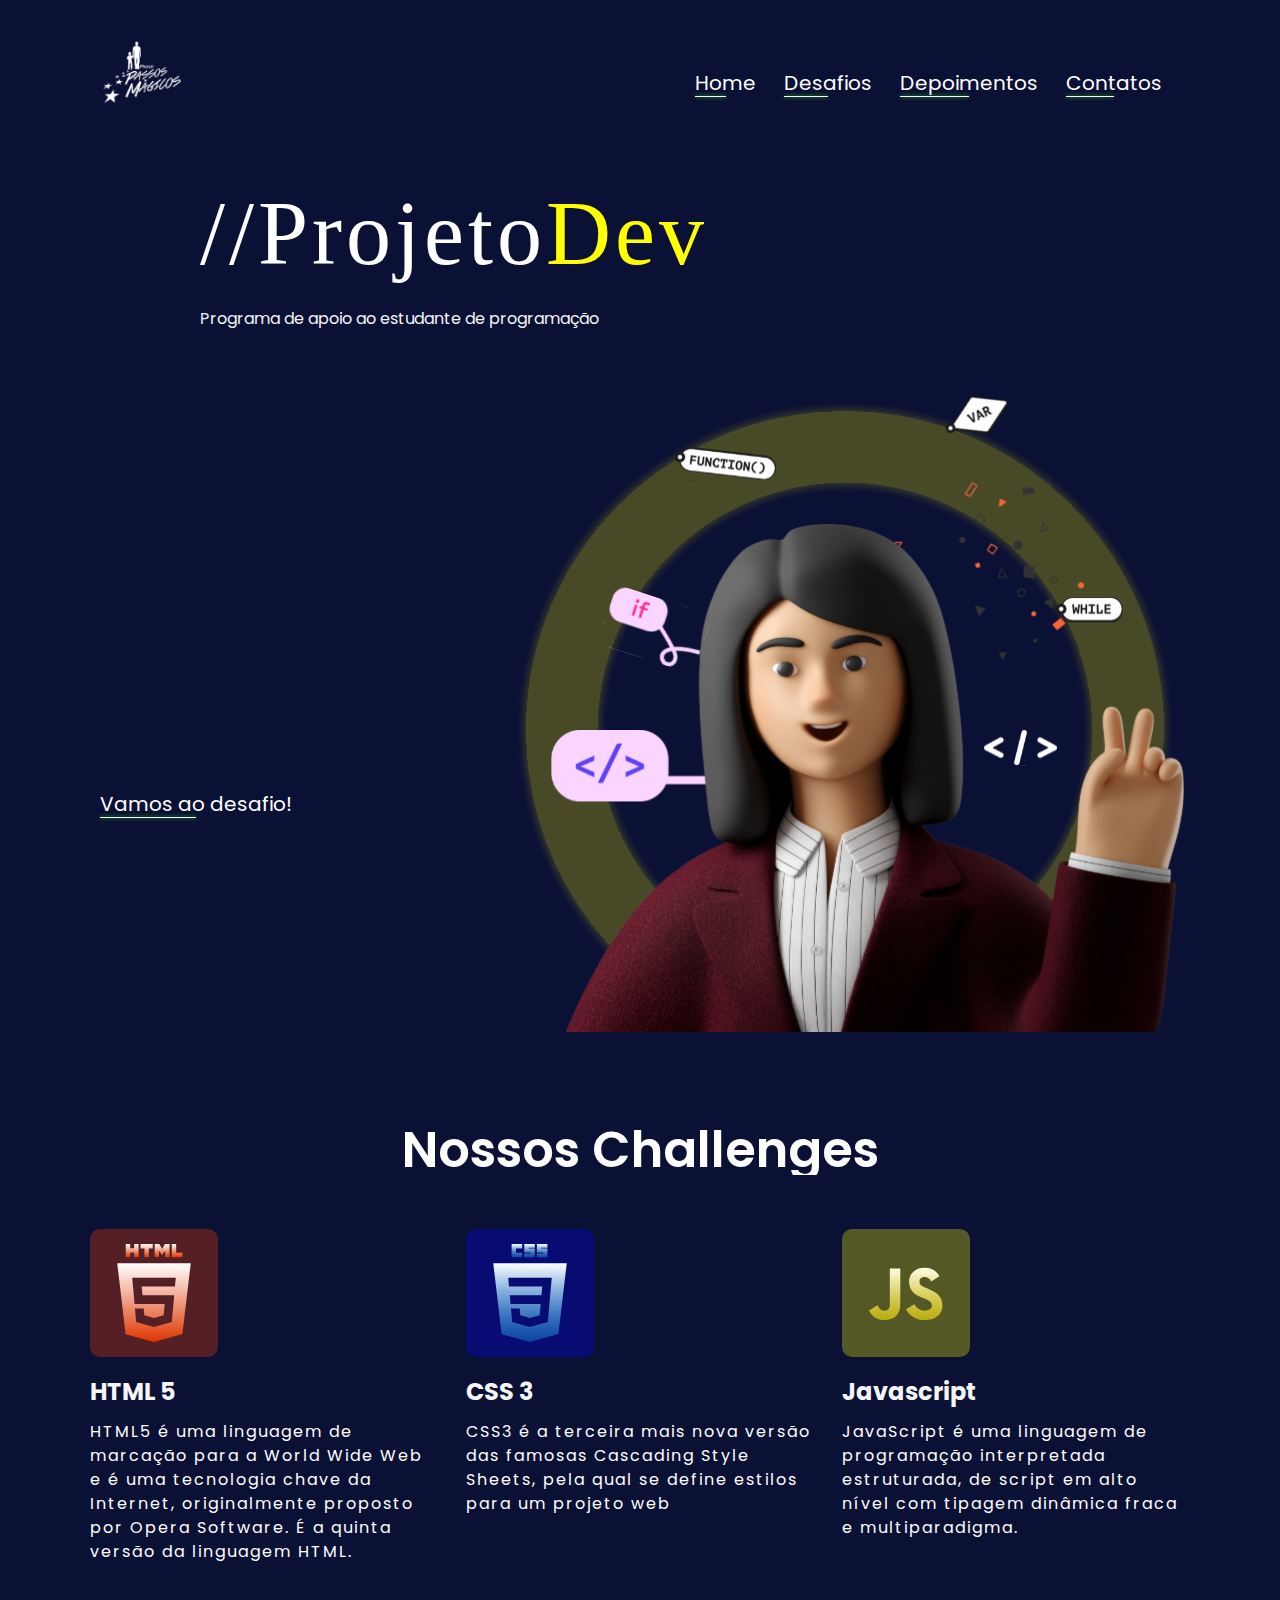
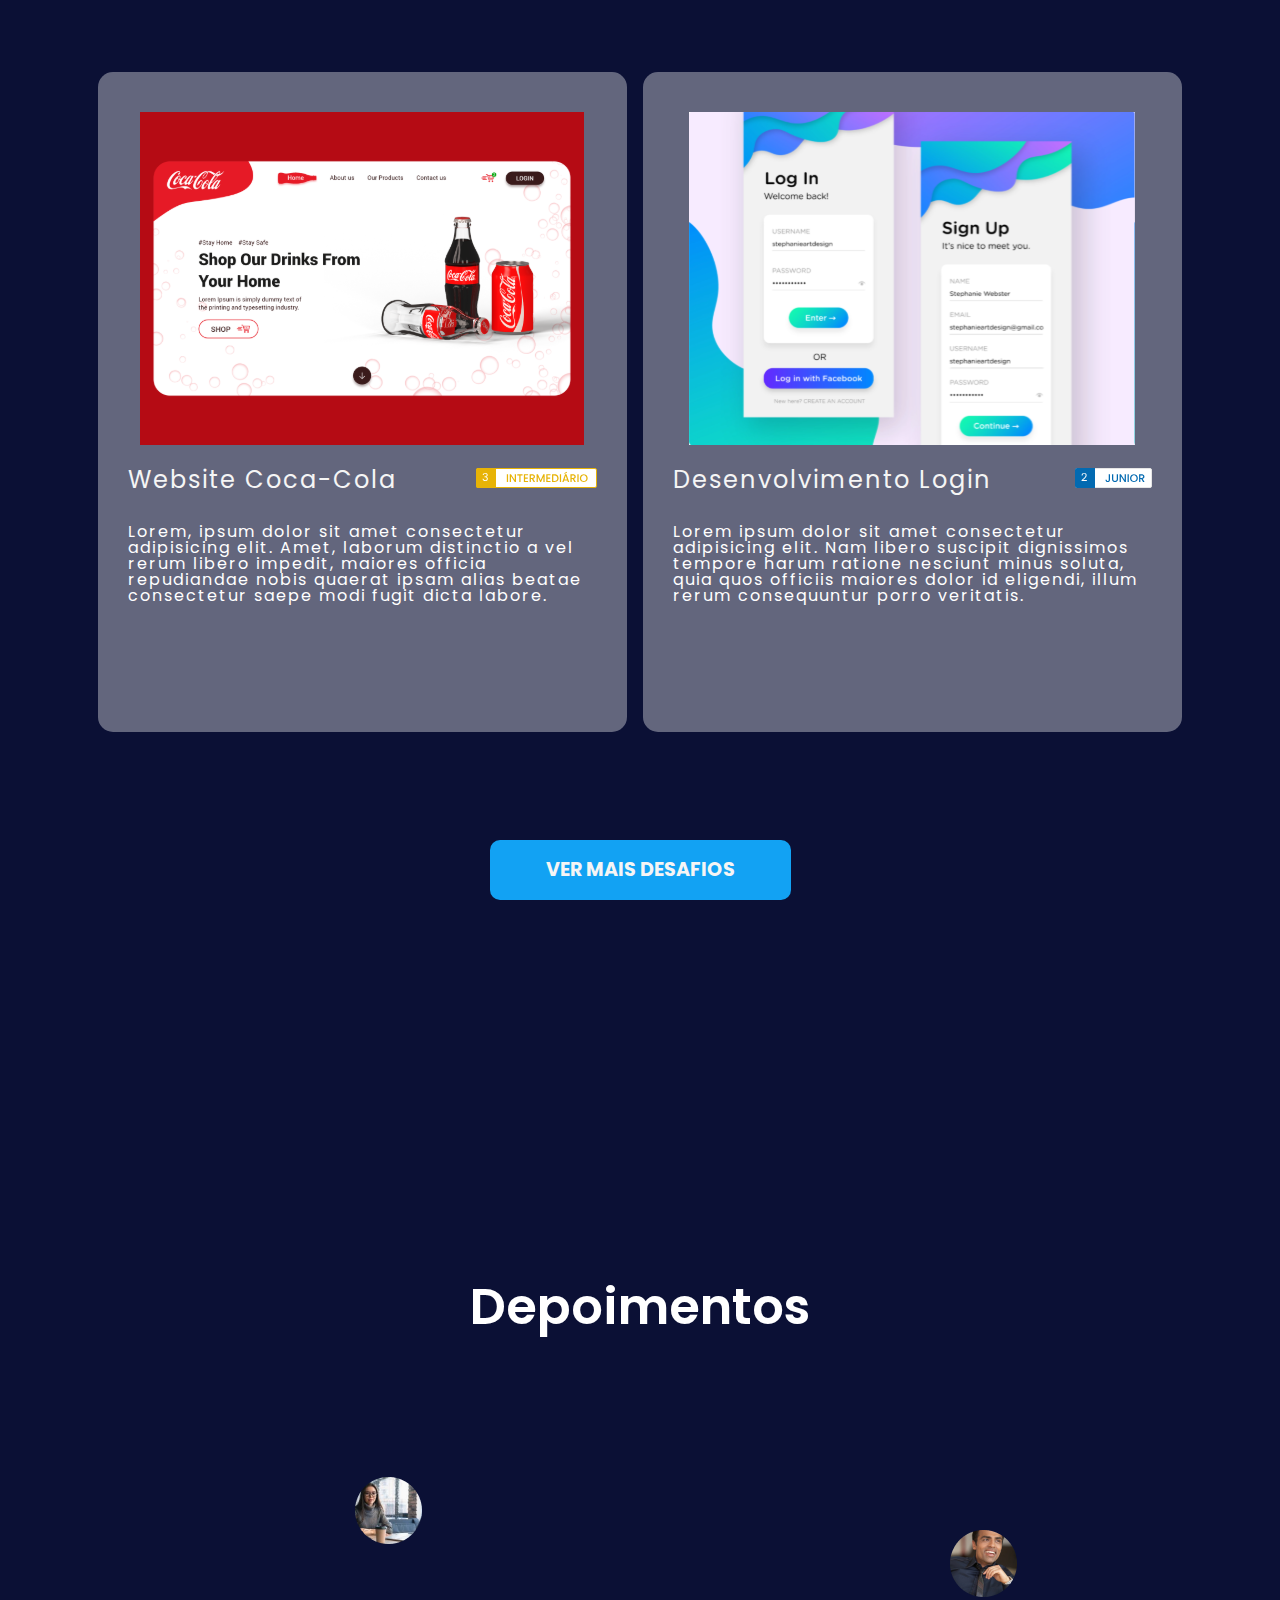
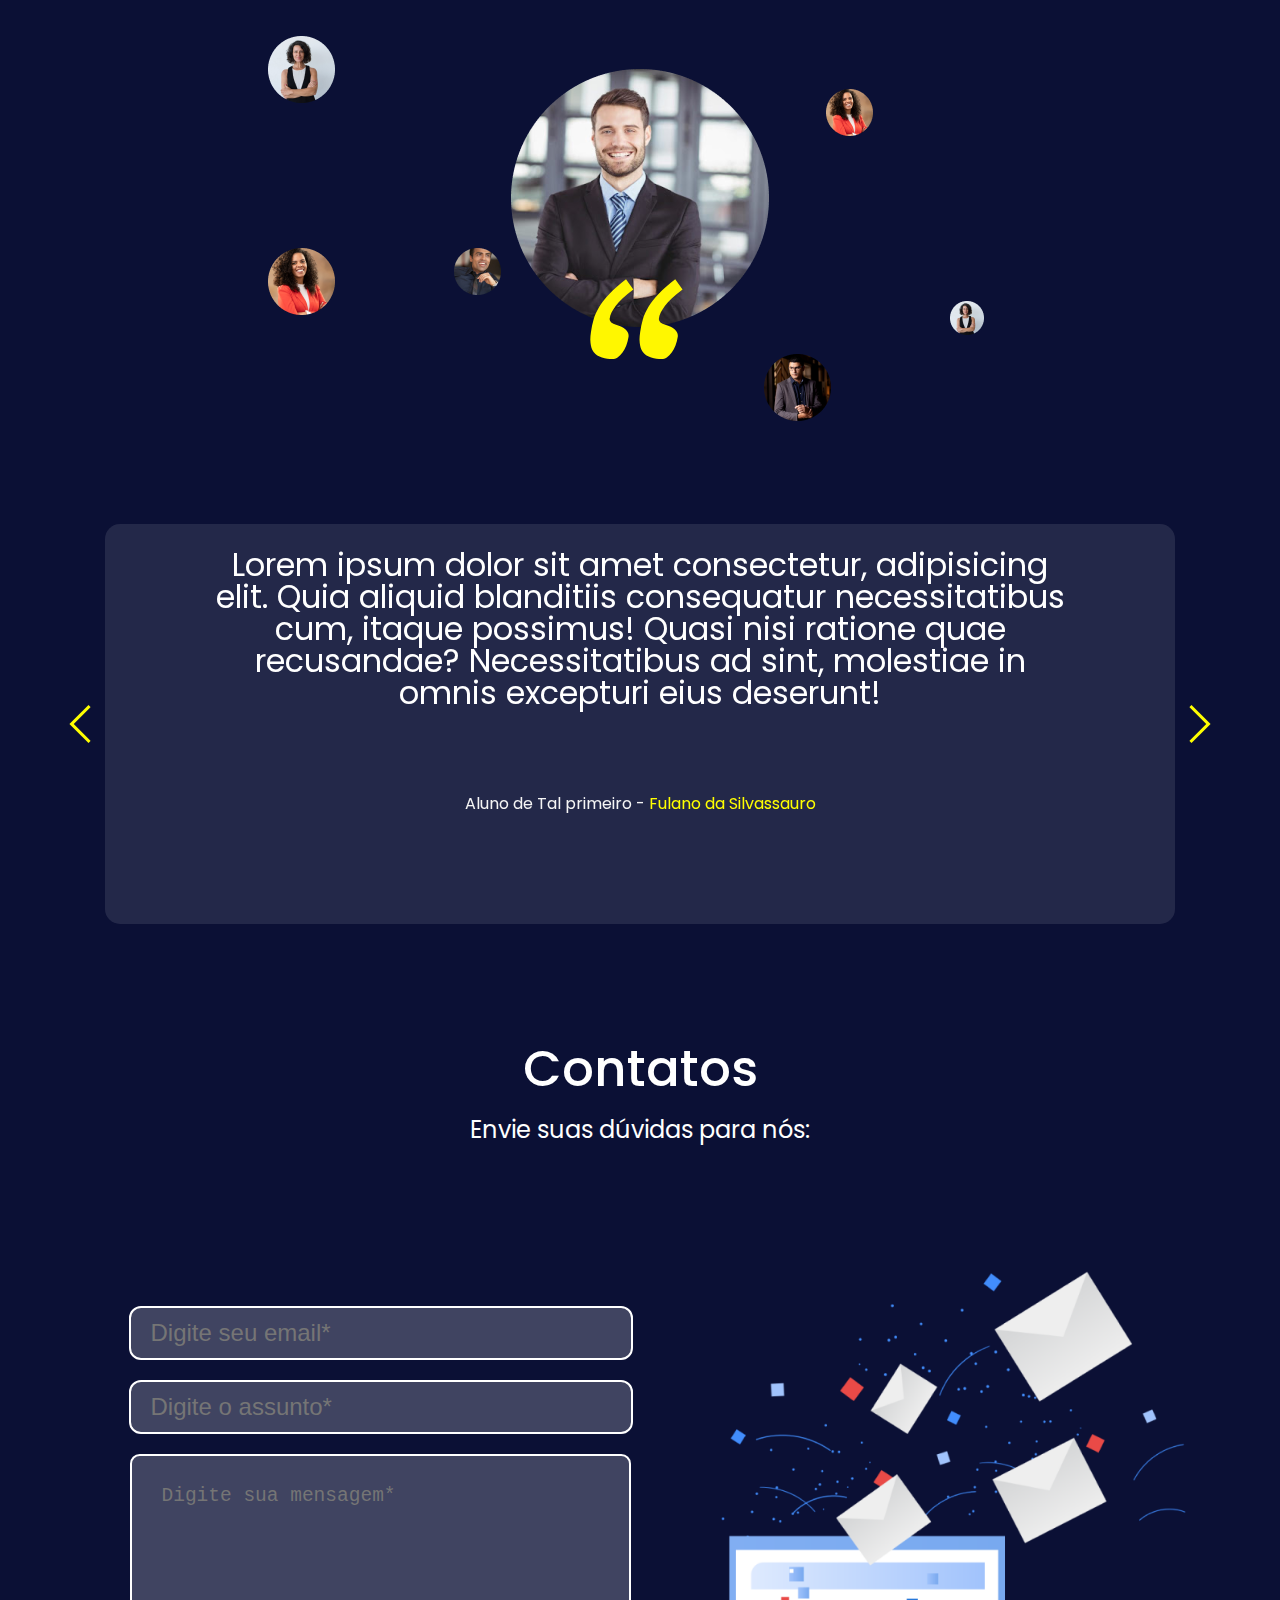
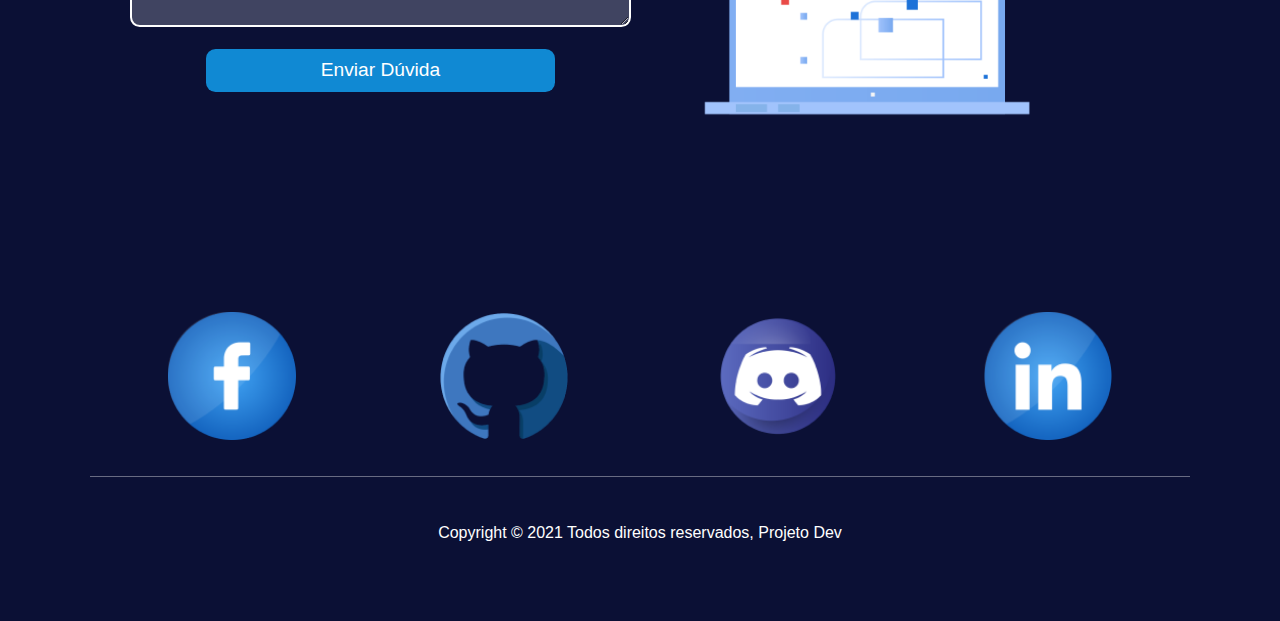
<file: index.html>
<!DOCTYPE html>
<html lang="pt-br">

<head>
    <meta charset="UTF-8">
    <meta http-equiv="X-UA-Compatible" content="IE=edge">
    <meta name="viewport" content="width=device-width, initial-scale=1.0">
    <title>Projeto Dev | Passos Mágicos</title>

    <link rel="stylesheet" href="./assets/styles/reset.css">
    <link rel="stylesheet" href="./assets/styles/global.css">
    <link rel="stylesheet" href="./assets/styles/index/style.css">

    <link rel="preconnect" href="https://fonts.googleapis.com">
    <link rel="preconnect" href="https://fonts.gstatic.com" crossorigin>
    <link href="https://fonts.googleapis.com/css2?family=Poppins:wght@100;300;400;500;700&display=swap"
        rel="stylesheet">

    <link href="https://fonts.googleapis.com/css2?family=Baloo+Bhaina+2:wght@400;500;700&display=swap" rel="stylesheet">


    <link rel="stylesheet" href="./assets/styles/desafio/style.css">


</head>

<body>


    <header>
        <div class="container">
            <div class="logo">
                <img src="./assets/images/logo-passos-magicos.png" alt="" srcset="">
            </div>

            <ul>
                <li><a target="_blank" href="./index.html">Home</a></li>
                <li><a target="_blank" href="./desafio.html">Desafios</a></li>
                <li><a href="#depoimentos">Depoimentos</a></li>
                <li><a href="#contatos">Contatos</a></li>
            </ul>
        </div>
    </header>

    <div class="container-btn" style="right:40px;">
        <input type="checkbox" id="checkbox-menu">

        <label for="checkbox-menu">
            <span></span>
            <span></span>
            <span></span>
        </label>
    </div>
    </header>

    <section class="page-hero">

        <div id="logoProjetoDev">
            <h1>
                <span class="branco">/</span>
                <span class="branco">/</span>
                <span class="branco">P</span>
                <span class="branco">r</span>
                <span class="branco">o</span>
                <span class="branco">j</span>
                <span class="branco">e</span>
                <span class="branco">t</span>
                <span class="branco">o</span>
                <span class="amarelo">D</span>
                <span class="amarelo">e</span>
                <span class="amarelo">v</span> <br> <br> <br>
                <p>Programa de apoio ao estudante de programação</p>
            </h1>
        </div>
        <div id="boxMeninaHero">
            <span id="divVamosAoDesafio"><a href="./desafio.html">Vamos ao desafio!</a></span>
            <img src="assets/images/menina-hero.svg" alt="Moça fazendo gesto com as mãos" id="meninaHero">
        </div>

        <div class="container">
            <h2>Nossos Challenges</h2>
        </div>
    </section>

    <section class="nossos-challenges">
        <div class="container">

            <div id="icons">
                <div class="boxIcons">
                    <div>
                        <img src="assets/images/icons/icon-html.svg" alt="Ícone HTML 5" id="desafioHTML"> <br>
                        <p>HTML 5</p> <br>
                        <span>HTML5 é uma linguagem de marcação para a World Wide Web e é uma tecnologia chave da
                            Internet, originalmente proposto por Opera Software. É a quinta versão da linguagem
                            HTML.</span>
                    </div>
                </div>
                <div>
                    <div>
                        <img src="assets/images/icons/icon-css.svg" alt="Ícone CSS 3" id="desafioCSS"> <br>
                        <p>CSS 3</p> <br>
                        <span>CSS3 é a terceira mais nova versão das famosas Cascading Style Sheets, pela qual se define
                            estilos para um projeto web</span>
                    </div>
                </div>
                <div>
                    <div>
                        <img src="assets/images/icons/icon-js.svg" alt="Ícone JS" id="desafioJS"> <br>
                        <p>Javascript</p> <br>
                        <span>JavaScript é uma linguagem de programação interpretada estruturada, de script em alto
                            nível com tipagem dinâmica fraca e multiparadigma.</span>
                    </div>
                </div>
            </div>

            <div id="boxDesafios">
                <div id="boxCoca-Cola">
                    <div class="desafiosPropostos" id="desafioCoca-Cola">
                        <a href="./desafio-exemplo.html">
                            <div class="container-img"><img src="assets/images/image-coca-cola.svg"
                                    alt="Website Coca-Cola" class="imgDesafio"></div>
                            <div class="box">
                                <p>Website Coca-Cola</p> <img src="assets/images/icons/intermediario-icon.svg"
                                    alt="Desafio intermediario" id="desafioIntermediario">
                            </div> <br>
                            <span>Lorem, ipsum dolor sit amet consectetur adipisicing elit. Amet, laborum distinctio a
                                vel rerum libero impedit, maiores officia repudiandae nobis quaerat ipsam alias beatae
                                consectetur saepe modi fugit dicta labore.</span>
                        </a>
                    </div>
                </div>
                <div id="boxLogin">
                    <div class="desafiosPropostos" id="desafioLogin">
                        <a href="./desafio-exemplo.html">
                            <div class="container-img"><img src="assets/images/image-login.svg"
                                    alt="Imagem de Login e Sign Up" class="imgDesafio"></div>
                            <div class="box">
                                <p>Desenvolvimento Login</p> <img src="assets/images/icons/junior-icon.svg"
                                    alt="Desafio junior" id="desafioJr">
                            </div> <br>
                            <span>Lorem ipsum dolor sit amet consectetur adipisicing elit. Nam libero suscipit
                                dignissimos tempore harum ratione nesciunt minus soluta, quia quos officiis maiores
                                dolor id eligendi, illum rerum consequuntur porro veritatis.</span>
                        </a>
                    </div>
                </div>
            </div>
            <div id="botaoVMD">
                <a href="./desafio.html">
                    <p class="botao">Ver mais desafios</p>
                </a>
            </div>
        </div>
    </section>

    <section id="depoimentos">
        <div class="containerImages">
            <div id="divH2">
                <h2>Depoimentos</h2>
            </div>
            <div><img src="assets/images/perfil2.png" alt="" id="perfil2"></div>
            <div><img src="assets/images/perfil1.png" alt="" id="perfil1"></div>
            <div><img src="assets/images/perfil3.png" alt="" id="perfil3"></div>
            <div><img src="assets/images/perfil4.png" alt="" id="perfil4"></div>
            <div><img src="assets/images/perfil5.png" alt="" id="perfil5"></div>
            <div class="divAspas"><img src="assets/images/icons/aspas.svg" alt="" id="aspas"></div>
            <div><img src="assets/images/perfil7.png" alt="" id="perfil7"></div>
            <div><img src="assets/images/perfil6.png" alt="" id="perfil6"></div>
            <div><img src="assets/images/perfil8.png" alt="" id="perfil8"></div>
            <div><img src="assets/images/perfil9.png" alt="" id="perfil9"></div>
        </div>
    </section>

    <section class="DepoimentosTexto">
        <div class="carousel-wrapper">
            <span id="item-1"></span>
            <span id="item-2"></span>
            <span id="item-3"></span>
            <div class="carousel-item item-1" style="background-color:rgba(255, 255, 255, 0.100); border-radius: 15px;">
                <h3>Lorem ipsum dolor sit amet consectetur, adipisicing elit. Quia aliquid blanditiis consequatur
                    necessitatibus cum, itaque possimus! Quasi nisi ratione quae recusandae? Necessitatibus ad sint,
                    molestiae in omnis excepturi eius deserunt!</h3>
                <p>Aluno de Tal primeiro - <span class="amarelinho">Fulano da Silvassauro</span> </p>
                <a class="arrow arrow-prev" href="#item-3"></a>
                <a class="arrow arrow-next" href="#item-2"></a>
            </div>

            <div class="carousel-item item-2"
                style="background-color: rgba(255, 255, 255, 0.100); border-radius: 15px;">
                <h3>Lorem ipsum, dolor sit amet consectetur adipisicing elit. Expedita eos maiores fugiat temporibus,
                    debitis ducimus dolorem, molestiae voluptates provident dolorum, error quod perferendis iusto eum
                    quisquam modi a impedit iure!</h3>
                <p>Aluno de tal segundo - <span class="amarelinho">Fulano da Silvassauro</span> </p>
                <a class="arrow arrow-prev" href="#item-1"></a>
                <a class="arrow arrow-next" href="#item-3"></a>
            </div>

            <div class="carousel-item item-3"
                style="background-color: rgba(255, 255, 255, 0.100); border-radius: 15px;">
                <h3>Lorem ipsum dolor sit amet consectetur adipisicing elit. Quos minus facere nam porro temporibus
                    numquam aperiam animi odit fugit veniam eligendi qui, corporis excepturi quod quasi eaque quam.
                    Blanditiis, ducimus!</h3>
                <p>Aluno de Tal terceiro - <span class="amarelinho">Fulano da Silvassauro</span> </p>
                <a class="arrow arrow-prev" href="#item-2"></a>
                <a class="arrow arrow-next" href="#item-1"></a>
            </div>
        </div>
    </section>


    <section class="container-desafios">
        <div class="container">
            <h2 class="contatos-titulo" id="contatos">Contatos</h2>
            <p class="texto-cor contatos-texto">Envie suas dúvidas para nós:</p>
            <div class="contatos">
                <form>
                    <div class="form-group">
                        <input type="email" class="form-control" id="email" placeholder="Digite seu email*">
                    </div>

                    <div class="form-group">
                        <input type="text" class="form-control" id="texto" placeholder="Digite o assunto*">
                    </div>

                    <div class="form-group">
                        <textarea class="form-control" id="mensagem" placeholder="Digite sua mensagem*"
                            rows="5"></textarea>
                    </div>

                    <button type="submit" class="contatos-botao">Enviar Dúvida</button>
                </form>
                <img class="imagem-computador" src="./assets/images/imagem-contatos.png" alt="Imagem de computador">
            </div>

        </div>
    </section>



    <footer>
        <div class="footer">
            <ul class="footer-social">
                <li><a href="#">
                        <img class="footer-midia" src="./assets/images/icons/facebook.png" alt="Icone do Facebook">
                    </a></li>
                <li><a href="#">
                        <img class="footer-midia" src="./assets/images/icons/github.png" alt="Icone do GitHub">
                    </a></li>
                <li><a href="#">
                        <img class="footer-midia" src="./assets/images/icons/discord.png" alt="Icone do Discord">
                    </a></li>
                <li><a href="#">
                        <img class="footer-midia" src="./assets/images/icons/linkedin.png" alt="Icone do Linkedin">
                    </a></li>
            </ul>

            <span class="line"></span>
            <p class="copyright">Copyright &copy; 2021 Todos direitos reservados, Projeto Dev</p>
        </div>
    </footer>



    <script src="./assets/script/header.js"></script>
</body>

</html>
</file>
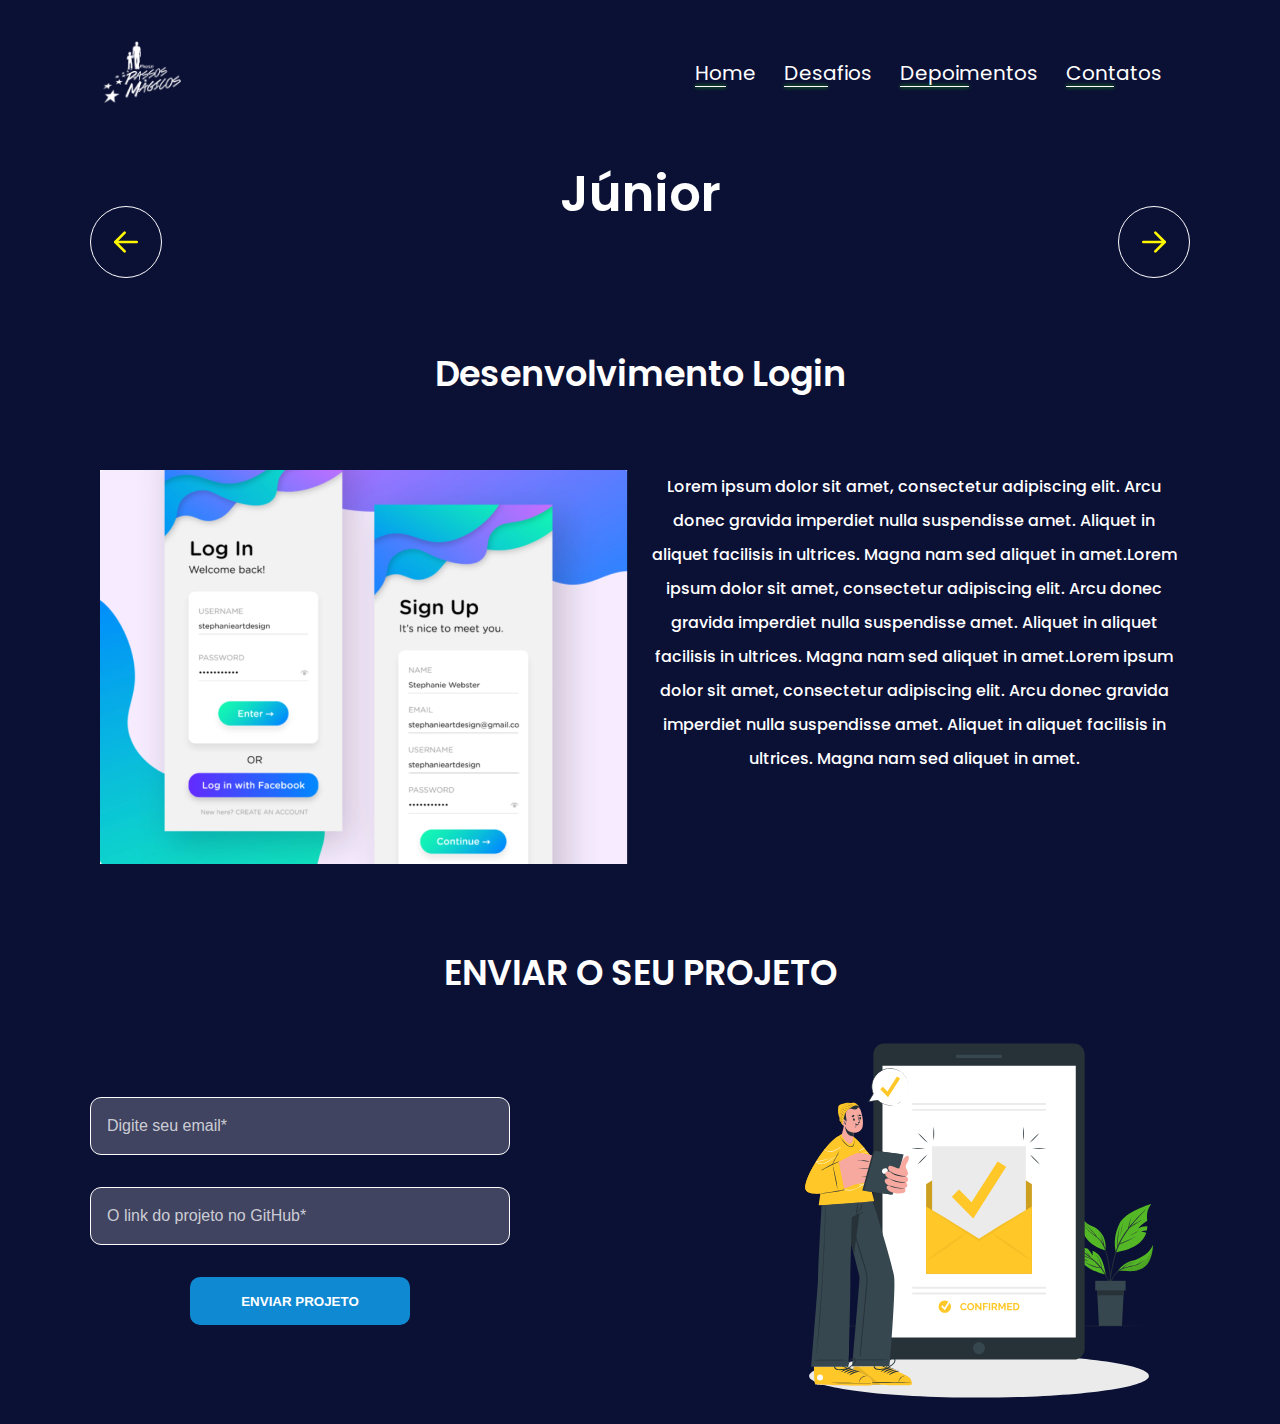
<file: desafio-exemplo.html>
<!DOCTYPE html>
<html lang="pt-br">

<head>
    <meta charset="UTF-8">
    <meta http-equiv="X-UA-Compatible" content="IE=edge">
    <meta name="viewport" content="width=device-width, initial-scale=1.0">
    <title>Nossos Desafios | Passos Mágicos</title>

    <link rel="stylesheet" href="./assets/styles/reset.css">
    <link rel="stylesheet" href="./assets/styles/global.css">
    <link rel="stylesheet" href="./assets/styles/desafioUnico/style-desafio-unico.css">

    <link rel="preconnect" href="https://fonts.googleapis.com">
    <link rel="preconnect" href="https://fonts.gstatic.com" crossorigin>
    <link href="https://fonts.googleapis.com/css2?family=Poppins:wght@100;300;400;500;700&display=swap"
        rel="stylesheet">
    <link href="https://fonts.googleapis.com/css2?family=Baloo+Bhaina+2:wght@400;500;700&display=swap" rel="stylesheet">

</head>

<body>


    <header>
        <div class="container">
            <div class="logo">
                <img src="./assets/images/logo-passos-magicos.png" alt="" srcset="">
            </div>

            <ul>
                <li><a target="_blank" href="./index.html">Home</a></li>
                <li><a target="_blank" href="./desafio.html">Desafios</a></li>
                <li><a href="./index.html#depoimentos">Depoimentos</a></li>
                <li><a href="./index.html#contatos">Contatos</a></li>
            </ul>
        </div>
    </header>

    <div class="container-btn">
        <input type="checkbox" id="checkbox-menu">

        <label for="checkbox-menu">
            <span></span>
            <span></span>
            <span></span>
        </label>

    </div>

    <section class="desafio">

        <div class="container">
            <div class="trocar-desafio">
                <button><img src="./assets/images/icons/arrow-left.svg"></button>
                <h1>Desafio - Junior</h1>
                <button><img src="./assets/images/icons/arrow-right.svg"></button>
            </div>
            <h2>Desenvolvimento Login</h2>

            <div class="flex-desafio">
                <div>
                    <img src="" alt="">
                </div>

                <div>
                    <p>Lorem ipsum dolor sit amet, consectetur adipiscing elit. Arcu donec gravida imperdiet nulla
                        suspendisse amet. Aliquet in aliquet facilisis in ultrices. Magna nam sed aliquet in amet.Lorem
                        ipsum dolor sit amet, consectetur adipiscing elit. Arcu donec gravida imperdiet nulla
                        suspendisse
                        amet. Aliquet in aliquet facilisis in ultrices. Magna nam sed aliquet in amet.Lorem ipsum dolor
                        sit
                        amet, consectetur adipiscing elit. Arcu donec gravida imperdiet nulla suspendisse amet. Aliquet
                        in
                        aliquet facilisis in ultrices. Magna nam sed aliquet in amet.</p>
                </div>
            </div>
        </div>
    </section>

    <section class="enviarProjeto">
        <div class="container">
            <h2>ENVIAR O SEU PROJETO</h2>
            <form>
                <div class="form-inputs"> <input type="email" required placeholder="Digite seu email*">
                    <input type="text" name="" id="" required placeholder="O link do projeto no GitHub*">
                    <button>Enviar Projeto</button>
                </div>

                <div>
                    <img src="./assets/images/confirmed-email.svg" alt="">
                </div>
            </form>
        </div>
    </section>


    <div class="modal">
        <div class="overlay">
            <h2>Desafio concluído com sucesso!</h2>
            <img src="./assets/images/cked modal.png" alt="">
            <button>Concluir</button>
        </div>
    </div>
    <footer></footer>

    <script src="./assets/script/script.js"></script>
</body>

</html>
</file>
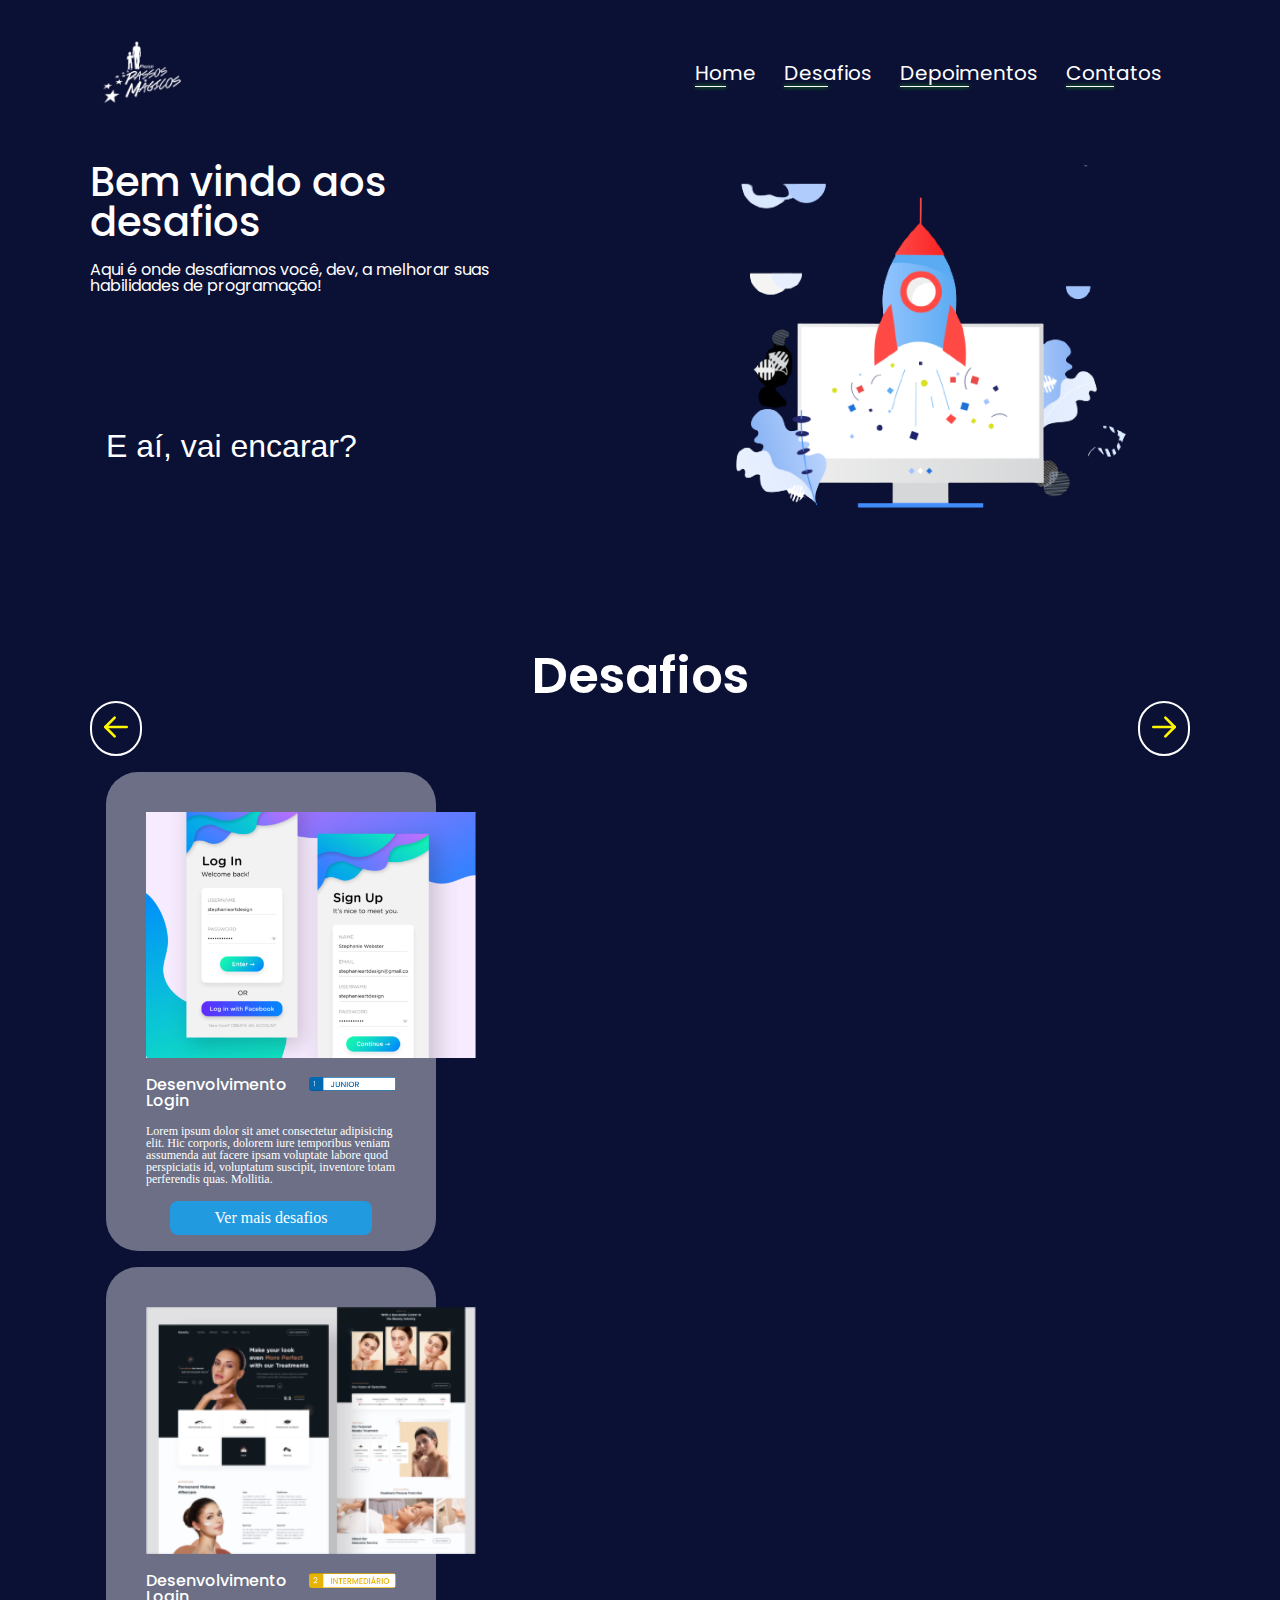
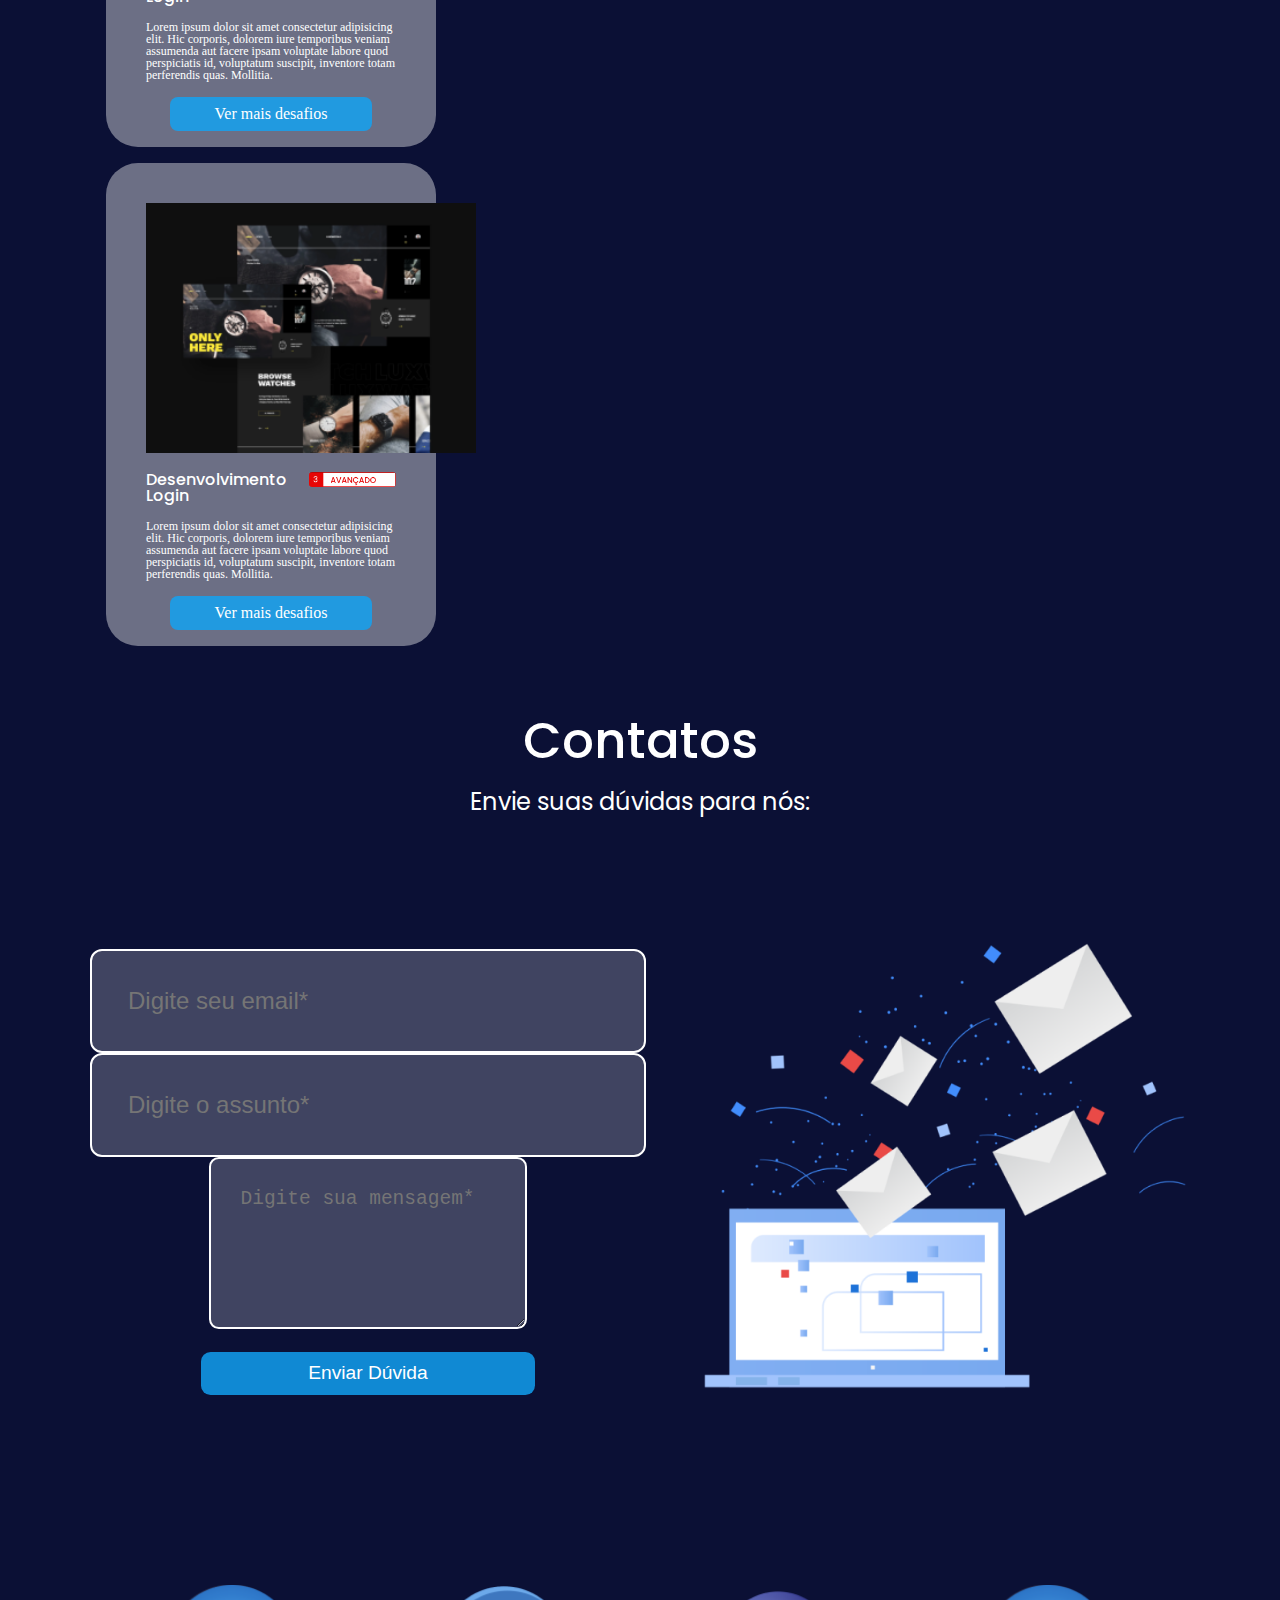
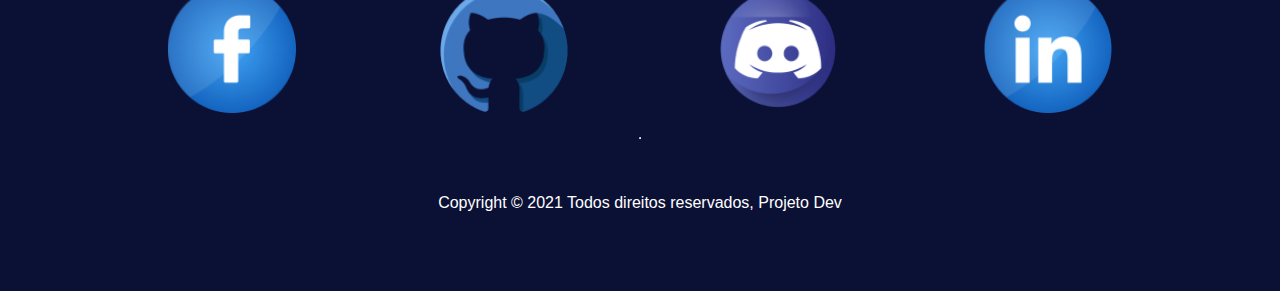
<file: desafio.html>
<!DOCTYPE html>
<html lang="pt-br">

<head>
    <meta charset="UTF-8">
    <meta http-equiv="X-UA-Compatible" content="IE=edge">
    <meta name="viewport" content="width=device-width, initial-scale=1.0">
    <title>Nossos Desafios | Passos Mágicos</title>

    <link rel="stylesheet" href="./assets/styles/reset.css">
    <link rel="stylesheet" href="./assets/styles/global.css">
    <link rel="stylesheet" href="./assets/styles/desafio/style.css">

    
    <link rel="stylesheet" href="https://stackpath.bootstrapcdn.com/bootstrap/4.1.3/css/bootstrap.min.css"
        integrity="sha384-MCw98/SFnGE8fJT3GXwEOngsV7Zt27NXFoaoApmYm81iuXoPkFOJwJ8ERdknLPMO" crossorigin="anonymous">
    <link rel="preconnect" href="https://fonts.googleapis.com">
    <link rel="preconnect" href="https://fonts.gstatic.com" crossorigin>
    <link href="https://fonts.googleapis.com/css2?family=Poppins:wght@100;300;400;500;700&display=swap"
        rel="stylesheet">
    <link href="https://fonts.googleapis.com/css2?family=Baloo+Bhaina+2:wght@400;500;700&display=swap" rel="stylesheet">
</head>

<body>


    <header>
        <div class="container">
            <div class="logo">
                <img src="./assets/images/logo-passos-magicos.png" alt="" srcset="">
            </div>

            <ul>
                <li><a href="./index.html">Home</a></li>
                <li><a href="./desafio.html">Desafios</a></li>
                <li><a href="./index.html#depoimentos">Depoimentos</a></li>
                <li><a href="./index.html#contatos">Contatos</a></li>
            </ul>
        </div>
    </header>
    
  <div class="container-btn" style="right: 20px;">
    <input type="checkbox" id="checkbox-menu">

    <label for="checkbox-menu">
      <span></span>
      <span></span>
      <span></span>
    </label>
  </div>

    <section class="page-hero-desafio">
        <div class="container">
            <div class="home">
                <h2 class="home-titulo">Bem vindo aos desafios</h2>
                <p class="home-texto texto-cor">Aqui é onde desafiamos você, dev, a melhorar suas habilidades de
                    programação!
                </p>
                <p class="home-frase texto-cor ">E aí, vai encarar?</p>
            </div>
            <img class="imagem-nave" src="./assets/images/Nave.png" alt="Imagem de Nave">
        </div>
    </section>

    <section class="page-hero-desafio">
        <div class="container">
            <h2 class="desafios">Desafios</h2>
            <div class="desafios-setas">
                <div class="seta-left">
                    <img src="./assets/images/icons/arrow-left.svg" alt="Seta esquerda">
                </div>
                <div class="seta-right">
                    <img src="./assets/images/icons/arrow-right.svg" alt="Seta direita">
                </div>
            </div>

            <div class="texto-cor">
                <div class="card-deck">

                    <div class="desafios-card">
                        <img class="desafios-imagem" src="./assets/images/Desafio 1.png" alt="Imagem do desafio">

                        <div class="desafios-borda">
                            <div class="desafios-display">
                                <h5 class="desafios-titulo">Desenvolvimento Login</h5>
                                <div class="desafios-fim">
                                    <img class="desafios-nivel" src="./assets/images/icons/Junior.png"
                                        alt="Imagem do desafio">
                                </div>
                            </div>

                            <p class="desafios-texto">Lorem ipsum dolor sit amet consectetur adipisicing elit. Hic
                                corporis, dolorem
                                iure temporibus veniam assumenda aut facere ipsam voluptate labore quod perspiciatis id,
                                voluptatum
                                suscipit, inventore totam perferendis quas. Mollitia.</p>
                            <div class="desafios-alinhamento">
                                <a href="./desafio-exemplo.html" class="texto desafios-botao" style="width:200px; display: inline-block; text-decoration: none;">Ver mais desafios</a>
                            </div>
                        </div>
                    </div>

                    <div class="desafios-card">
                        <img class="desafios-imagem" src="./assets/images/Desafio 2.png" alt="Imagem do desafio">

                        <div class="desafios-borda">
                            <div class="desafios-display">
                                <h5 class="desafios-titulo">Desenvolvimento Login</h5>
                                <div class="desafios-fim">
                                    <img class="desafios-nivel" src="./assets/images/icons/Intermediário.png"
                                        alt="Imagem do desafio">
                                </div>
                            </div>
                            <p class="desafios-texto">Lorem ipsum dolor sit amet consectetur adipisicing elit. Hic
                                corporis, dolorem
                                iure temporibus veniam assumenda aut facere ipsam voluptate labore quod perspiciatis id,
                                voluptatum
                                suscipit, inventore totam perferendis quas. Mollitia.</p>
                            <div class="desafios-alinhamento">
                                <a href="./desafio-exemplo.html" class="texto desafios-botao" style="width:200px; display: inline-block; text-decoration: none;">Ver mais desafios</a>
                            </div>
                        </div>
                    </div>

                    <div class="desafios-card">
                        <img class="desafios-imagem" src="./assets/images/Desafio 3.png" alt="Imagem do desafio">

                        <div class="desafios-borda">
                            <div class="desafios-display">
                                <h5 class="desafios-titulo">Desenvolvimento Login</h5>
                                <div class="desafios-fim">
                                    <img class="desafios-nivel" src="./assets/images/icons/Avançado.png"
                                        alt="Imagem do desafio">
                                </div>
                            </div>
                            <p class="desafios-texto">Lorem ipsum dolor sit amet consectetur adipisicing elit. Hic
                                corporis, dolorem
                                iure temporibus veniam assumenda aut facere ipsam voluptate labore quod perspiciatis id,
                                voluptatum
                                suscipit, inventore totam perferendis quas. Mollitia.</p>
                            <div class="desafios-alinhamento">
                                <a href="./desafio-exemplo.html" class="texto desafios-botao" style="width:200px; display: inline-block; text-decoration: none;">Ver mais desafios</a>
                            </div>
                        </div>
                    </div>
                </div>
            </div>
        </div>
    </section>

    <section class="container-desafios">
        <div class="container">
            <h2 class="contatos-titulo">Contatos</h2>
            <p class="texto-cor contatos-texto">Envie suas dúvidas para nós:</p>
            <div class="contatos">
                <form>
                    <div class="form-group">
                        <input type="email" class="form-control" id="email" placeholder="Digite seu email*">
                    </div>

                    <div class="form-group">
                        <input type="text" class="form-control" id="texto" placeholder="Digite o assunto*">
                    </div>

                    <div class="form-group">
                        <textarea class="form-control" id="mensagem" placeholder="Digite sua mensagem*"
                            rows="5"></textarea>
                    </div>

                    <button type="submit" class="contatos-botao">Enviar Dúvida</button>
                </form>
                <img class="imagem-computador" src="./assets/images/imagem-contatos.png" alt="Imagem de computador">
            </div>

        </div>
    </section>

    <footer>
        <div class="footer">
            <ul class="footer-social">
                <li><a href="#">
                        <img class="footer-midia" src="./assets/images/icons/facebook.png" alt="Icone do Facebook">
                    </a></li>
                <li><a href="#">
                        <img class="footer-midia" src="./assets/images/icons/github.png" alt="Icone do GitHub">
                    </a></li>
                <li><a href="#">
                        <img class="footer-midia" src="./assets/images/icons/discord.png" alt="Icone do Discord">
                    </a></li>
                <li><a href="#">
                        <img class="footer-midia" src="./assets/images/icons/linkedin.png" alt="Icone do Linkedin">
                    </a></li>
            </ul>
            <hr>
            <p class="copyright">Copyright &copy; 2021 Todos direitos reservados, Projeto Dev</p>
        </div>
    </footer>


</body>
<script src="./assets/script/header.js"></script>

</html>
</file>
<file: assets/styles/global.css>
:root {
    --background-section: #0B1035;
    --white: #fff;
    --amarelo: #FFF700;


    --vermelho-html-opaco: rgba(242, 71, 18, 0.3);
    --vermelho-html-opaco: rgba(242, 71, 18, 0.3);
    --azul-css-opaco: rgba(3, 106, 177, 0.3);
    --amarelo-js-opaco: rgba(255, 234, 167, 0.3);

    --card-white-opaco: rgba(255, 255, 255, 0.4);

    --amarelo-intermediario: #E7B306;
    --azul-junior: #036AB1;

    --background-botao-azul: rgba(18, 162, 243, 0.83);
    --background-input-contatos: rgba(255, 255, 255, 0.22);
}


html{
    scroll-behavior: smooth;
}
body{
    overflow-x: hidden !important;
}
section {
    background: var(--background-section);
    padding-left: 20px;
    padding-right: 20px;
}

section h2 {
    font-family: "Poppins", sans-serif;
    font-style: normal;
    font-weight: 600;
    font-size: 50px;
    text-align: center;
    color: var(--white);
    padding-top: 70px;
}

section .container{
    max-width: 1100px;
    margin-left: auto;
    margin-right: auto;
}
</file>
<file: assets/styles/index/style.css>
@font-face {
    font-family: 'Poppins', sans-serif;
    src: url('fontes/Poppins-Thin.ttf') format('truetype');
    font-style: normal;
}

html body {
    width: 100%;
}


header {
    background-color: #0B1035;
}

/*ESSA PARTE É APENAS DO HEADER*/
header {
    background: #0B1035;
}

.container-btn {
    display: none;
}

header .container {
    padding-top: 40px;
    max-width: 1100px;
    font-family: Poppins;
    display: -webkit-box;
    display: -ms-flexbox;
    display: flex;
    -webkit-box-pack: justify;
    -ms-flex-pack: justify;
    justify-content: space-between;
    -webkit-box-align: center;
    -ms-flex-align: center;
    align-items: center;
    margin: 0 auto;
    position: relative;
}

header .container img {
    width: 100px;
}

header .container ul {
    display: -webkit-box;
    display: -ms-flexbox;
    display: flex;
    -webkit-box-pack: justify;
    -ms-flex-pack: justify;
    justify-content: space-between;
}

header .container ul a {
    text-decoration: none;
    color: #fff;
    font-style: normal;
    font-weight: normal;
    font-size: 20px;
    line-height: 60px;
    margin-right: 28px;
    color: #FFFFFF;
    position: relative;
    -webkit-transition: .3s;
    transition: .3s;
}

header .container ul a::after {
    content: "";
    position: absolute;
    bottom: 0;
    left: 0;
    height: 1px;
    background: #fff;
    -webkit-box-shadow: 0px 0px 4px #34FF00;
    box-shadow: 0px 0px 4px #34FF00;
    width: 50%;
    -webkit-transition: .3s;
    transition: .3s;
}

header .container ul a:hover::after {
    width: 100%;
}

@media (max-width: 616px) {

    .container-btn {
        height: 4%;
        position: fixed;
        top: 30px;
        right: 30px;
        display: block;
        z-index: 1000;
    }

    #checkbox-menu {
        position: absolute;
        opacity: 0;
    }

    label {
        cursor: pointer;
        position: relative;
        display: block;
        height: 22px;
        width: 30px;
    }

    label span {
        position: absolute;
        display: block;
        height: 5px;
        width: 100%;
        border-radius: 30px;
        background: #FFF700;
        -webkit-transition: 0.25s ease-in-out;
        transition: 0.25s ease-in-out;
    }

    label span:nth-child(1) {
        top: 0;
    }

    label span:nth-child(2) {
        top: 8px;
    }

    label span:nth-child(3) {
        top: 16px;
    }

    #checkbox-menu:checked+label span:nth-child(1) {
        -webkit-transform: rotate(-45deg);
        transform: rotate(-45deg);
        top: 8px;
    }

    #checkbox-menu:checked+label span:nth-child(2) {
        opacity: 0;
    }

    #checkbox-menu:checked+label span:nth-child(3) {
        -webkit-transform: rotate(45deg);
        transform: rotate(45deg);
        top: 8px;
    }

    header {
        z-index: 1000;
        position: fixed;
        background: #0B1035;
        left: 100%;
        height: 100vh;
        width: 100%;
        -webkit-transition: .4s;
        transition: .4s;
    }

    header .container {
        -webkit-box-orient: vertical;
        -webkit-box-direction: normal;
        -ms-flex-direction: column;
        flex-direction: column;
        -webkit-box-align: center;
        -ms-flex-align: center;
        align-items: center;
    }

    header .container ul {
        margin-top: 50px;
        -webkit-box-orient: vertical;
        -webkit-box-direction: normal;
        -ms-flex-direction: column;
        flex-direction: column;
    }

    header .container ul a {
        margin-right: 0;
    }

    header .container ul li {
        text-align: center;
    }
}


a:link {
    text-decoration: none;
}

a:visited {
    color: white;
}

.navBotao:hover {
    box-shadow: 0px 0px 10px yellow;
}

/*ESSA PARTE É DESTINADA Á LOGO PROJETO DEV*/
#logoProjetoDev {
    padding-top: 7vh;
    position: relative;
    margin-bottom: 15vh;
    margin-left: 10vh;
}

#logoProjetoDev h1 {
    position: absolute;
    left: 10vh;
}

.branco,
.amarelo {
    font-size: 10vh;
    text-align: center;
    animation: animação 2s linear forwards;
}

@keyframes animação {
    0% {
        filter: blur(7px);
    }

    100% {
        filter: blur(0px);
        text-shadow: 0 0 50px yellow, 0 0 20px yellow;
    }
}

.branco {
    color: white;
}

.amarelo {
    color: yellow;
}

section p {
    color: whitesmoke;
    font-family: "Poppins", sans-serif;
}



/* ESSA PARTE É PARA A LOGO DA MENINA HERO E BOTÃO "VAMOS AO DESAFIO" */
section div div {
    display: inline-block;
}

.boxMeninaHero {
    display: flex;
    flex-direction: row;
}

#meninaHero {
    padding-left: 20vh;
}

#divVamosAoDesafio {
    position: relative;
    bottom: 300px;
    left: 150px;
}

section div span a {
    text-decoration: none;
    color: #fff;
    font-family: "Poppins", sans-serif;
    font-style: normal;
    font-weight: normal;
    font-size: 20px;
    line-height: 60px;
    color: #FFFFFF;
    position: relative;
    -webkit-transition: .3s;
    transition: .3s;

    margin: 170px;
}

section div span a::after {
    content: "";
    position: absolute;
    bottom: 0;
    left: 0;
    height: 1px;
    background: #fff;
    -webkit-box-shadow: 0px 0px 4px #34FF00;
    box-shadow: 0px 0px 4px #34FF00;
    width: 50%;
    -webkit-transition: .3s;
    transition: .3s;
}

section div span a:hover::after {
    width: 100%;
}


/*ESSA PARTE PERTENCE AOS ICONES HTML, CSS E JS*/
#icons{
    padding-top: 54px;
    font-family: "Poppins";
    display:flex;
    justify-content: space-between;
    color: #fff;
}
#icons p{
    font-weight: 700;
    margin-top: 20px;
    font-size: 1.5rem;
}
#icons span{
    line-height: 24px;

}
#icons > div{
    width: 348px;
}


body .nossos-challenges .desafio {
    border-radius: 20px;
}

body .nossos-challenges span {
    letter-spacing: 2px;
    color: #fff;
}

.nossos-challenges {
    padding-bottom: 50px;
    position: relative;
}

#desafioHTML,
#desafioCSS,
#desafioJS{
    padding: 15px;
    border-radius: 10px;
}

#desafioHTML {
    background-color: rgba(255, 68, 0, 0.300);
}
#desafioCSS {
    background-color: rgba(0, 0, 255, 0.300);
}
#desafioJS {
    background-color: rgba(255, 255, 0, 0.300);
}

/*ESSA SEÇÃO É SEPARADA PARA OS DESAFIOS*/
.desafiosPropostos {
    background-color: rgba(255, 255, 255, 0.360);
    height: 600px;
    width: auto;
    padding: 40px 30px 40px 30px;
    margin: 8px;
    border-radius: 15px;
    font-family: "Poppins", sans-serif;
    color: white;
}

.desafiosPropostos p{
    font-size: 1.5rem;
}
.desafiosPropostos p, .nossos-challenges span{
    text-align: left;
}
.container-img{
    width: 100%;
    text-align: center;
}
.desafiosPropostos,
img {
    letter-spacing: 2px;
    padding-bottom: 20px;
}

#boxDesafios {
    display: flex;
    flex-direction: row;
    margin-top: 100px;
    position: relative;

}

.desafiosPropostos .box {
    display: flex;
    flex-direction: row;
    justify-content:space-between;
    text-align: center;
}

.desafiosPropostos:hover {
    background-color: rgba(255, 255, 255, 0.200);
    box-shadow: 0px 0px 20px blue;
    transition: 0.7s;
}

.nossos-challenges .botao {
    width: 301px;
    height: 60px;
    background-color: #12a2f3;
    text-align: center;

    border-radius: 10px;
    justify-content: center;

    display:flex;
    align-items: center;
    justify-content: center;
    font-weight: 700;
    text-transform:uppercase;
    font-size:1.2rem;
}

.nossos-challenges #botaoVMD {
    display: flex;
    align-items: center;
    justify-content: center;
    padding-top: 100px;
    padding-bottom: 50px;
}

/* ESSA SEÇÃO É PARA A PARTE DE DEPOIMENTOS */
#depoimentos #divH2 {
    width: 100%;
    text-align: center;
    position: absolute;
    top: 20%;
}

#imagensFlutuantes {
    display: flex;
    flex-direction: row;
}

section#depoimentos {
    padding-bottom: 5%;
}

.containerImages {
    position: relative;
    height: 1060px;
}

.containerImages #perfil2 {
    position: absolute;
    left: 20%;
    top: 60%;
}

.containerImages #perfil1 {
    position: absolute;
    top: 80%;
    left: 20%;
}

.containerImages #perfil3 {
    position: absolute;
    left: 27%;
    top: 45%;
}

.containerImages #perfil4 {
    position: absolute;
    left: 35%;
    top: 80%;
}

.containerImages #perfil5 {
    position: absolute;
    left: 50%;
    top: 50%;
    transform: translate(-50%, 50%);
}

.containerImages #aspas {
    position: absolute;
    left: 46%;
    top: 83%;
}

.containerImages #perfil6 {
    position: absolute;
    left: 60%;
    top: 90%;
}

.containerImages #perfil7 {
    position: absolute;
    left: 65%;
    top: 65%;
}

.containerImages #perfil8 {
    position: absolute;
    left: 75%;
    top: 85%;
}

.containerImages #perfil9 {
    position: absolute;
    left: 75%;
    top: 50%;
}


.depoimento {
    text-align: center;
    justify-content: center;
    font-family: "Poppins", sans-serif;
    color: white;
    display: flex;
    flex-direction: row;
    margin: 100px 0px;
    letter-spacing: 2px;
}

.depoimento p {
    padding: 10px 50px;
}

.depoimento .arrow:hover {
    box-shadow: 0px 0px 30px rgb(251, 255, 0);
    transition: 0.8s;
}

.depoimento .arrow:hover {
    height: 7px;
    width: 7px;
    transition: 0.1s;
}

section.depoimentos .container .nomeAluno .p-amarelo {
    color: yellow;
}

section.depoimentos .container .nomeAluno {
    text-align: center;
    justify-content: center;
    display: flex;
    flex-direction: row;
}




.carousel-wrapper {
    height: 400px;
    position: relative;
    width: 800px;
    margin: 0 auto;
    padding-left: 30vh;
    text-align: center;
}

.carousel-item {
    position: absolute;
    top: 0;
    bottom: 0;
    left: 0;
    right: 0;
    padding: 25px 100px;
    opacity: 0;
    transition: all 0.5s ease-in-out;
}

.carousel-wrapper h3 {
    font-family: "Poppins";
    color: white;
    font-size: xx-large;

    padding-bottom: 10%;
}

.amarelinho {
    color: yellow;
}

.arrow {
    border: solid yellow;
    border-width: 0 3px 3px 0;
    display: inline-block;
    padding: 12px;
}

.arrow-prev {
    left: -30px;
    position: absolute;
    top: 50%;
    transform: translateY(-50%) rotate(135deg);
}

.arrow-next {
    right: -30px;
    position: absolute;
    top: 50%;
    transform: translateY(-50%) rotate(-45deg);
}

.light {
    color: white;
}

@media (max-width: 480px) {

    .arrow,
    .light .arrow {
        background-size: 10px;
        background-position: 10px 50%;
    }
}

/*Select every element*/
[id^="item"] {
    display: none;
}

.item-1 {
    z-index: 2;
    opacity: 1;
    background-color: #0B1035;
}

.item-2 {
    background-color: #0B1035;
}

.item-3 {
    background-color: #0B1035;
}

*:target~.item-1 {
    opacity: 0;
}

#item-1:target~.item-1 {
    opacity: 1;
}

#item-2:target~.item-2,
#item-3:target~.item-3 {
    z-index: 3;
    opacity: 1;
}

/*DESIGN RESPONSIVO*/

@media screen and (max-width: 1400px) {
    #meninaHero {
        margin-left: 35vh;
    }

    #divVamosAoDesafio {
        display: flexbox;
        top: 50vh;
        left: -10vh;
    }
}


@media screen and (max-width: 1090px) {
    #icons{
        flex-direction: column;
        align-items: center;
        justify-content: center;
        padding-top: 0pxpadding-top;
    }
    #icons div{
        text-align: center;
    }
    #meninaHero {
        margin-left: 20vh;
    }

    #boxDesafios {
        margin: 5vh 20%;
        display: block;
    }

    .desafiosPropostos {
        height: 500px;
        width: auto;
    }


    #perfil4,
    #perfil6 {
        display: none;
    }

    #perfil6 {
        left: 30%;
    }

    .carousel-item {
        width: 500px;
        left: 50%;
        transform: translateX(-50%);
    }

    #aspas {
        left: 45.5%;
    }
}

@media screen and (max-width: 1025px) {
    
    #boxDesafios {
        display: block;
        margin: 0 10%;
        padding-top: 10vh;
        height: 1200px;
    }
    .nossos-challenges #botaoVMD{
        padding-top:0px;
    }

    #meninaHero {
        padding-top: 5vh;
        padding-left: 0vh;
    }

    #divVamosAoDesafio {
        display: none;
    }

    .carousel-wrapper {
        width: 600px;
    }

    .desafiosPropostos {
        width: auto;
        height: 580px;
    }

    .desafiosPropostos span {
        font-size: 1.4em;
    }

    #boxCoca-Cola,
    #boxLogin {
        position: relative;
    }

    div.containerImages {
        height: 1000px;
    }

    .nossos-challenges #botaoVMD {
        padding-bottom: 0%;
    }

    .containerImages #perfil5 {
        height: 240px;
    }

}

@media screen and (max-width: 830px) {
    #meninaHero {
        margin-left: 50px;
    }

    .carousel-wrapper {
        width: auto;
    }

    .carousel-item {
        width: 350px;
        height: 300px;
    }

    .carousel-item h3 {
        font-size: x-large;
    }

    #perfil7 {
        padding-left: 70px;
    }

    #perfil5 {
        padding-left: 10px;
    }

}

@media screen and (max-width: 800px) {
    #perfil5 {
        padding-left: 10px;
    }

    .boxIcons {
        max-width: 405px;
    }

}

@media screen and (max-width: 750px) {
    #perfil5 {
        padding-left: 10px;
    }

    .boxIcons {
        max-width: 400px;
    }

}


@media screen and (max-width: 720px) {
    #meninaHero {
        margin-left: 0px;
        margin: auto;
    }

    #perfil5 {
        padding-left: 10px;
    }
}

@media screen and (max-width: 670px) {
    #meninaHero {
        width: 400px;
        padding-left: 30%;
    }

    #logoProjetoDev {
        margin: 0 0 20% 0;
    }

    #logoProjetoDev h1 {
        position: absolute;
        left: 10px;
    }
}

@media screen and (max-width: 650px) {
    #boxDesafios {
        margin-left: 30px;
    }
}

@media screen and (max-width: 616px) {
    #meninaHero {
        padding: 35px 0px 20px 100px;
    }

    #perfil5 {
        padding-left: 10%;
    }

}

@media screen and (max-width: 570px) {
    #boxDesafios {
        margin-left: 15px;
    }

    .carousel-item h3 {
        font-size: 23px;
    }

    .carousel-item {
        width: 239px;
        padding: 10px 30px;
    }

    .carousel-item h3{
        font-size: 16px;
        line-height: 23px;
        margin-top: 18px;
    }

    #perfil3 {
        padding-left: 20%;
    }

    #perfil1 {
        padding-left: -10%;
    }

    #perfil9 {
        display: none;
    }
}

@media screen and (max-width: 538px) {
    #boxDesafios {
        margin-left: 0px;
    }
}

@media screen and (max-width: 525px) {
    .desafiosPropostos .imgDesafio {
        width: 300px;
    }

    .desafiosPropostos {
        padding-left: 5px;
        padding-right: 5px;
        text-align: center;
    }

    #boxDesafios {
        margin: auto;
    }

}

@media screen and (max-width: 510px) {
    #meninaHero {
        padding-left: 30px;
    }
}

@media screen and (max-width: 500px) {


    #meninaHero {
        padding-top: 100px;
    }

    .container h2 {
        padding-top: 20px;
        padding-bottom: 20px;
    }

    #perfil1,
    #perfil3,
    #perfil7,
    #perfil8,
    #perfil2 {
        display: none;
    }

    .containerImages h2 {
        padding-top: 30%;
    }
}

@media screen and (max-width: 480px) {
    .desafiosPropostos span {
        font-size: 16px;
    }

    .desafiosPropostos {
        height: 500px;
    }

    #botaoVMD {
        height: auto;
    }
}

@media screen and (max-width: 435px) {
    #logoProjetoDev {
        width: 320px;
    }

    #logoProjetoDev h1 {
        font-size: 10px;
        letter-spacing: 0px;
    }

    #meninaHero {
        width: 320px;
        padding-top: 50px;
    }

    .branco,
    .amarelo {
        font-size: 7.8vh;
    }

    .containerImages {
        height: auto;

    }
}

@media screen and (max-width: 410px) {
    #meninaHero {
        padding-left: 0px;
    }

    .imgDesafio {
        width: 280px;
    }

    #desafioLogin {
        width: 310px;
    }

    .box {
        position: relative;
    }

    #desafioJr {
        position: absolute;
        right: 0;
    }

    .desafiosPropostos {
        width: 310px;

    }

    .carousel-wrapper > div {
        width: 90%;
        max-width: 300px;
        padding-left: 20px;
        padding-right: 20px;
    }

    .carousel-item h3 {
        font-size: 16px;
    }

    .carousel-item {
        padding: 5vh 0vh;
    }

    .botao {
        font-size: 16px;
    }

    .arrow-prev {
        top: -10%;
        left: 0px;
    }

    .arrow-next {
        top: -10%;
        right: 0px;
    }
}

@media screen and (max-width: 345px) {

    .desafiosPropostos,
    #desafioLogin {
        width: 290px;
    }

    .imgDesafio {
        width: 270px;
    }

    .desafio {
        margin-right: 0px;
    }

    #desafioIntermediario {
        position: absolute;
        right: 0;
        padding-top: 5PX;
        bottom: 5%;
    }

    .desafiosPropostos {
        padding-right: 10px;
        padding-left: 0px;
        margin-left: 10px;
    }

    .desafiosPropostos p {
        font-size: medium;
    }

    #botaoVMD {
        width: auto;
    }
}


.contatos :is(input[type=email], input[type=text]){
   margin-bottom: 20px;
   height:50px !important;
   padding: 0em;
   padding-left: 20px;
}

.contatos #mensagem{
    width: 438px;
}

@media(max-width: 700px){
    .contatos #mensagem{
        width: 100%;
        left: -28px;
        position: relative;
    }

    .imagem-computador{
        width: 300px !important;
    }
    .branco, .amarelo{
        font-size:2.5rem;
    }

    
}
</file>
<file: assets/styles/desafio/style.css>
.line{
  height:1px;
  max-width: 1100px;
  margin: 0 auto;
  background: rgba(255, 255, 255, 0.384);
  width: 90%;
}

/* HEADER */

header {
  background: #0B1035;
}

header .container {
  padding-top: 40px;
  max-width: 1100px;
  font-family: Poppins;
  display: -webkit-box;
  display: -ms-flexbox;
  display: flex;
  -webkit-box-pack: justify;
      -ms-flex-pack: justify;
          justify-content: space-between;
  -webkit-box-align: center;
      -ms-flex-align: center;
          align-items: center;
  margin: 0 auto;
  position: relative;
}

header .container img {
  width: 100px;
}

header .container ul {
  display: -webkit-box;
  display: -ms-flexbox;
  display: flex;
  -webkit-box-pack: justify;
      -ms-flex-pack: justify;
          justify-content: space-between;
}

header .container ul a {
  text-decoration: none;
  color: #fff;
  font-style: normal;
  font-weight: normal;
  font-size: 20px;
  line-height: 60px;
  margin-right: 28px;
  color: #FFFFFF;
  position: relative;
  -webkit-transition: .3s;
  transition: .3s;
}

header .container ul a::after {
  content: "";
  position: absolute;
  bottom: 0;
  left: 0;
  height: 1px;
  background: #fff;
  -webkit-box-shadow: 0px 0px 4px #34FF00;
          box-shadow: 0px 0px 4px #34FF00;
  width: 50%;
  -webkit-transition: .3s;
  transition: .3s;
}

header .container ul a:hover::after {
  width: 100%;
}

.container-btn {
  display: none;
}

@media (max-width: 616px) {

  .modal .overlay {
    -webkit-box-pack: center;
        -ms-flex-pack: center;
            justify-content: center;
    height: auto;
  }
  .modal .overlay img {
    max-width: 200px;
    width: 100%;
  }
  .container-btn {
    height: 4%;
    position: fixed;
    top: 30px;
    right: 0px;
    display: block;
    z-index: 1000;
  }
  #checkbox-menu {
    position: absolute;
    opacity: 0;
  }
  label {
    cursor: pointer;
    position: relative;
    display: block;
    height: 22px;
    width: 30px;
    z-index: 1000;
  }
  label span {
    position: absolute;
    display: block;
    height: 5px;
    width: 100%;
    border-radius: 30px;
    background: #FFF700;
    -webkit-transition: 0.25s ease-in-out;
    transition: 0.25s ease-in-out;
  }
  label span:nth-child(1) {
    top: 0;
  }
  label span:nth-child(2) {
    top: 8px;
  }
  label span:nth-child(3) {
    top: 16px;
  }
  #checkbox-menu:checked + label span:nth-child(1) {
    -webkit-transform: rotate(-45deg);
            transform: rotate(-45deg);
    top: 8px;
  }
  #checkbox-menu:checked + label span:nth-child(2) {
    opacity: 0;
  }
  #checkbox-menu:checked + label span:nth-child(3) {
    -webkit-transform: rotate(45deg);
            transform: rotate(45deg);
    top: 8px;
  }
  header {
    position: fixed;
    background: #0B1035;
    left: 100%;
    height: 100vh;
    width: 100%;
    -webkit-transition: .4s;
    transition: .4s;
    z-index: 1000;
  }
  header .container {
    -webkit-box-orient: vertical;
    -webkit-box-direction: normal;
        -ms-flex-direction: column;
            flex-direction: column;
    -webkit-box-align: center;
        -ms-flex-align: center;
            align-items: center;
  }
  header .container ul {
    margin-top: 50px;
    -webkit-box-orient: vertical;
    -webkit-box-direction: normal;
        -ms-flex-direction: column;
            flex-direction: column;
  }
  header .container ul a {
    margin-right: 0;
  }
  header .container ul li {
    text-align: center;
  }
}


.texto-cor{
    color: var(--white);
}
.DepoimentosTexto{
  padding-bottom: 50px
}
/* Inicio Home */
.home{
    text-align: center;
    width: 100%;
}

.home-titulo{
    font-family: 'Poppins', sans-serif;
    font-weight: 500;
    font-size: 2.5em;
    padding:  1.4em 0 0.5em 0;
}

.home-texto{
    font-family: 'Poppins', sans-serif;
    font-weight: 400;
    font-size: 1em;
    padding-bottom: 0.5em;
}

.home-frase{
    font-family: 'Baloo Bhaina', sans-serif;
    font-size: 2em;
    padding: 1em 0.5em 1em;
}

.imagem-nave{
    padding-top: 2em;
    width: 100%;
}

@media screen and (min-width: 1024px) {
  .home{
    display: inline-block;
    vertical-align: top;
    width: 40%;
    margin-right: 15%;
  }

  .home-titulo{
      text-align: left;
  }

  .home-texto{
    text-align: left;
  }

  .home-frase{
      text-align: left;
      padding: 4em 0.5em 1em;
  }

  .imagem-nave{
      padding-top: 2em;
      width: 40%;
  }
}
/* Fim Home */

/* Inicio Desafios */
.desafios-setas{
    display: flex;
    justify-content: space-between
}

.seta-left{
    padding: 0.5em;
    border: 2px solid var(--white);
    border-radius: 2em;

}

.seta-right{
    padding: 0.5em;
    border: 2px solid var(--white);
    border-radius: 2em;

}

.desafios-card{
    background-color: var(--card-white-opaco);
    border-radius: 2em;
    width: 90%;
    margin: 1em 1em 0;
}

.desafios-borda{

    padding: 1em 2.5em;
}

.desafios-imagem{
    width: 100%;
    padding: 2.5em 2.5em 0;
}

.desafios-display{
    display: flex;
    padding-bottom: 1em;
}

.desafios-titulo{
    font-size: 1em;
    font-family: 'Poppins', sans-serif;
    font-weight: 500;
    margin: 0;
}

.desafios-fim{
    text-align: end;
}

.desafios-nivel{
    border-radius: 0.2em;
    width: 80%;
}

.desafios-texto{
    font-size: 0.75em;
}

.desafios-alinhamento{
    text-align: center;
}

.desafios-botao{
    background-color: var(--background-botao-azul);
    color: var(--white);
    font-size: 1em;
    border: 1px solid transparent;
    border-radius: 0.5em;
    width: 60%;
    height: 30%;
    padding: 0.5em 0;
    margin-top: 1em;
}

@media screen and (min-width: 1024px) {
  .desafios-card{
    background-color: var(--card-white-opaco);
    border-radius: 2em;
    width: 30%;
    margin: 1em 1em 0;
  }
}

/* Fim Desafios */

/* Inicio Contatos */

.contatos{
  display: flex;
  flex-direction: column;
  align-items: center;
  text-align: center;
  padding-top: 2rem;
  padding-bottom: 1rem;
}

.contatos-titulo{
    font-family: 'Poppins', sans-serif;
    font-weight: 500;
}

.contatos-texto{
    font-family: 'Poppins', sans-serif;
    font-weight: 400;
    font-size: 1em;
    text-align: center;
    padding: 0.7em;
    margin: 0;
}

input[type=email], input[type=text]{

    background-color: var(--background-input-contatos);
    border: 2px solid var(--white);
    border-radius: 0.5em;
    font-size: 1.25em;
    padding: 1.5em;
}

#mensagem{
    color: var(--white);
    background-color: var(--background-input-contatos);
    border: 2px solid var(--white);
    border-radius: 0.5em;
    font-size: 1.25em;
    padding: 1.5em;
}

.contatos-botao{
    background-color: var(--background-botao-azul);
    color: var(--white);
    font-size: 0.75em;
    border: 1px solid transparent;
    border-radius: 0.5em;
    width: 60%;
    height: 30%;
    padding: 0.5em 0;
    margin-top: 1em;
}

.imagem-computador{
    width: 100%;
    padding: 1.5em;
}

@media screen and (min-width: 1024px) {
  .contatos {
      width: 100%;
      display: flex;
      flex-direction: unset;
      justify-content: space-between;
      text-align: center;
      padding-bottom: 5em;
  }
  .contatos-texto{
    font-size: 1.5em;
    text-align: center;
    padding: 1em;
  }

  input[type=email], input[type=text]{
    width: 20em;
    font-size: 1.5em;
    padding: 1.5em;
  }

  #mensagem{
    font-size: 1.5em;
    padding: 1.5em;
  }

  .imagem-computador{
    align-self: flex-end;
    width: 45%;
    padding: 3.5em 0 0 1.5em;
    margin-bottom: 5em;
  }
  .contatos-botao{
    font-size: 1.2em;
  }

}

/* Fim Contatos */

/* Inicio Footer */
.footer{
  display: flex;
  flex-direction: column;
  align-items: center;
  background: var(--background-section);
}

.footer-social{
  display: flex;
}

.footer-midia{
  display: block;
  width: 3em;
  height: 3em;
  margin: 2em 1em 0.5em;

}

@media screen and (min-width: 1024px) {
  .footer-midia{
    width: 8em;
    height: 8em;
    margin: 2em 4.5em 1em;
  }
  
}

.copyright{
    color: var(--white);
    font-family: 'Baloo Bhaina', sans-serif;
    font-size: 0.6em;
    padding-top: 1em;
    padding-bottom: 4em;
    margin: 0 1rem;
}

@media screen and (min-width: 1024px) {
  .copyright{
    color: var(--white);
    font-family: 'Baloo Bhaina', sans-serif;
    font-size: 1em;
    padding-top: 3em;
    padding-bottom: 5em;
    margin: 0 3rem;
  }
}
/* Fim Footer */
</file>
<file: assets/styles/desafioUnico/style-desafio-unico.css>
header {
  background: #0B1035;
}

header .container {
  padding-top: 40px;
  max-width: 1100px;
  font-family: Poppins;
  display: -webkit-box;
  display: -ms-flexbox;
  display: flex;
  -webkit-box-pack: justify;
      -ms-flex-pack: justify;
          justify-content: space-between;
  -webkit-box-align: center;
      -ms-flex-align: center;
          align-items: center;
  margin: 0 auto;
  position: relative;
}

header .container img {
  width: 100px;
}

header .container ul {
  display: -webkit-box;
  display: -ms-flexbox;
  display: flex;
  -webkit-box-pack: justify;
      -ms-flex-pack: justify;
          justify-content: space-between;
}

header .container ul a {
  text-decoration: none;
  color: #fff;
  font-style: normal;
  font-weight: normal;
  font-size: 20px;
  line-height: 60px;
  margin-right: 28px;
  color: #FFFFFF;
  position: relative;
  -webkit-transition: .3s;
  transition: .3s;
}

header .container ul a::after {
  content: "";
  position: absolute;
  bottom: 0;
  left: 0;
  height: 1px;
  background: #fff;
  -webkit-box-shadow: 0px 0px 4px #34FF00;
          box-shadow: 0px 0px 4px #34FF00;
  width: 50%;
  -webkit-transition: .3s;
  transition: .3s;
}

header .container ul a:hover::after {
  width: 100%;
}

.desafio {
  font-family: Poppins;
}

.desafio h2 {
  font-weight: 600;
  font-size: 35px;
  line-height: 52px;
  color: #FFFFFF;
}

.trocar-desafio {
  display: -webkit-box;
  display: -ms-flexbox;
  display: flex;
  -webkit-box-pack: justify;
      -ms-flex-pack: justify;
          justify-content: space-between;
  padding-top: 50px;
}

.trocar-desafio button {
  border: 1px solid #fff;
  background: transparent;
  border-radius: 100%;
  width: 72px;
  height: 72px;
  display: -webkit-box;
  display: -ms-flexbox;
  display: flex;
  -webkit-box-align: center;
      -ms-flex-align: center;
          align-items: center;
  -webkit-box-pack: center;
      -ms-flex-pack: center;
          justify-content: center;
  cursor: pointer;
  margin-top: 50px;
}

.trocar-desafio h1 {
  font-family: Poppins;
  font-style: normal;
  font-weight: 600;
  font-size: 50px;
  line-height: 75px;
  /* identical to box height */
  color: #FFFFFF;
}

.flex-desafio {
  display: -webkit-box;
  display: -ms-flexbox;
  display: flex;
  margin-top: 60px;
}

.flex-desafio div {
  padding: 10px;
}

.flex-desafio p {
  font-weight: 500;
  font-size: 16px;
  line-height: 34px;
  text-align: center;
  color: #FFFFFF;
}

.enviarProjeto {
  position: relative;
}

.enviarProjeto h2 {
  font-weight: 600;
  font-size: 35px;
  line-height: 52px;
  color: #FFFFFF;
}

.enviarProjeto form {
  display: -webkit-box;
  display: -ms-flexbox;
  display: flex;
  width: 100%;
  -webkit-box-pack: justify;
      -ms-flex-pack: justify;
          justify-content: space-between;
  -webkit-box-align: center;
      -ms-flex-align: center;
          align-items: center;
}

.enviarProjeto input {
  background: rgba(255, 255, 255, 0.22);
  border: 1px solid #FFFFFF;
  -webkit-box-sizing: border-box;
          box-sizing: border-box;
  border-radius: 11px;
  height: 58px;
  width: 420px;
  margin-bottom: 32px;
  font-size: 1rem;
  color: #ffffff;
  padding-left: 16px;
}

.enviarProjeto input::-webkit-input-placeholder {
  color: rgba(255, 255, 255, 0.74);
}

.enviarProjeto input:-ms-input-placeholder {
  color: rgba(255, 255, 255, 0.74);
}

.enviarProjeto input::-ms-input-placeholder {
  color: rgba(255, 255, 255, 0.74);
}

.enviarProjeto input::placeholder {
  color: rgba(255, 255, 255, 0.74);
}

.enviarProjeto button {
  cursor: pointer;
  height: 48px;
  width: 220px;
  background: rgba(18, 162, 243, 0.83);
  border-radius: 10px;
  border: none;
  color: #fff;
  line-height: 27px;
  display: -webkit-box;
  display: -ms-flexbox;
  display: flex;
  -webkit-box-align: center;
      -ms-flex-align: center;
          align-items: center;
  -webkit-box-pack: center;
      -ms-flex-pack: center;
          justify-content: center;
  color: #FFFFFF;
  font-weight: 600;
  text-transform: uppercase;
}

.enviarProjeto .form-inputs {
  display: -webkit-box;
  display: -ms-flexbox;
  display: flex;
  -webkit-box-orient: vertical;
  -webkit-box-direction: normal;
      -ms-flex-direction: column;
          flex-direction: column;
  -webkit-box-align: center;
      -ms-flex-align: center;
          align-items: center;
}

.modal {
  position: fixed;
  height: 100vh;
  width: 100%;
  top: 0;
  font-family: Poppins;
  background: rgba(0, 0, 0, 0.5);
  display: -webkit-box;
  display: -ms-flexbox;
  display: flex;
  -webkit-box-align: center;
      -ms-flex-align: center;
          align-items: center;
  -webkit-box-pack: center;
      -ms-flex-pack: center;
          justify-content: center;
  -webkit-transition: .3s;
  transition: .3s;
  pointer-events: none;
  opacity: 0;
}

.modal .overlay {
  max-width: 800px;
  width: 80%;
  margin: 0 auto;
  background: #fff;
  text-align: center;
  display: -webkit-box;
  display: -ms-flexbox;
  display: flex;
  -webkit-box-orient: vertical;
  -webkit-box-direction: normal;
      -ms-flex-direction: column;
          flex-direction: column;
  -webkit-box-align: center;
      -ms-flex-align: center;
          align-items: center;
  padding-bottom: 30px;
  border-radius: 10px;
  -webkit-box-pack: justify;
      -ms-flex-pack: justify;
          justify-content: space-between;
  height: 400px;
}

.modal .overlay h2 {
  font-size: 1.2rem;
  font-weight: 700;
  text-align: center;
  padding-top: 30px;
}

.modal .overlay img {
  max-width: 250px;
  margin: 30px auto;
}

.modal .overlay button {
  background: -webkit-gradient(linear, left bottom, left top, from(#36B672), to(#42D578));
  background: linear-gradient(360deg, #36B672 0%, #42D578 100%);
  border-radius: 10px;
  color: #fff;
  border: none;
  width: 200px;
  height: 30px;
  font-weight: 700;
}

@media (max-width: 982px) {
  img {
    width: 100%;
  }
  .flex-desafio {
    -webkit-box-orient: vertical;
    -webkit-box-direction: normal;
        -ms-flex-direction: column;
            flex-direction: column;
    -webkit-box-align: center;
        -ms-flex-align: center;
            align-items: center;
  }
  .enviarProjeto form {
    -webkit-box-orient: vertical;
    -webkit-box-direction: normal;
        -ms-flex-direction: column;
            flex-direction: column;
    margin-top: 30px;
  }
  .enviarProjeto form div {
    max-width: 420px;
    width: 100%;
  }
  .enviarProjeto form input {
    width: 100%;
  }
}

.container-btn {
  display: none;
}

@media (max-width: 616px) {
  .modal .overlay {
    -webkit-box-pack: center;
        -ms-flex-pack: center;
            justify-content: center;
    height: auto;
  }
  .modal .overlay img {
    max-width: 200px;
    width: 100%;
  }
  .container-btn {
    height: 4%;
    position: fixed;
    top: 30px;
    right: 0px;
    display: block;
    z-index: 1000;
  }
  #checkbox-menu {
    position: absolute;
    opacity: 0;
  }
  label {
    cursor: pointer;
    position: relative;
    display: block;
    height: 22px;
    width: 30px;
    z-index: 1000;
  }
  label span {
    position: absolute;
    display: block;
    height: 5px;
    width: 100%;
    border-radius: 30px;
    background: #FFF700;
    -webkit-transition: 0.25s ease-in-out;
    transition: 0.25s ease-in-out;
  }
  label span:nth-child(1) {
    top: 0;
  }
  label span:nth-child(2) {
    top: 8px;
  }
  label span:nth-child(3) {
    top: 16px;
  }
  #checkbox-menu:checked + label span:nth-child(1) {
    -webkit-transform: rotate(-45deg);
            transform: rotate(-45deg);
    top: 8px;
  }
  #checkbox-menu:checked + label span:nth-child(2) {
    opacity: 0;
  }
  #checkbox-menu:checked + label span:nth-child(3) {
    -webkit-transform: rotate(45deg);
            transform: rotate(45deg);
    top: 8px;
  }
  header {
    position: fixed;
    background: #0B1035;
    left: 100%;
    height: 100vh;
    width: 100%;
    -webkit-transition: .4s;
    transition: .4s;
    z-index: 1000;
  }
  header .container {
    -webkit-box-orient: vertical;
    -webkit-box-direction: normal;
        -ms-flex-direction: column;
            flex-direction: column;
    -webkit-box-align: center;
        -ms-flex-align: center;
            align-items: center;
  }
  header .container ul {
    margin-top: 50px;
    -webkit-box-orient: vertical;
    -webkit-box-direction: normal;
        -ms-flex-direction: column;
            flex-direction: column;
  }
  header .container ul a {
    margin-right: 0;
  }
  header .container ul li {
    text-align: center;
  }
}

@media (max-width: 500px) {
  .trocar-desafio h1 {
    font-size: 32px;
  }
  .trocar-desafio button {
    width: 30px;
    height: 30px;
    margin-top: 80px;
  }
  .desafio h2,
  .enviarProjeto h2 {
    font-size: 20px;
    padding-top: 40px;
  }
  .flex-desafio {
    margin-top: 0;
  }
}
/*# sourceMappingURL=style-desafio-unico.css.map */
</file>
